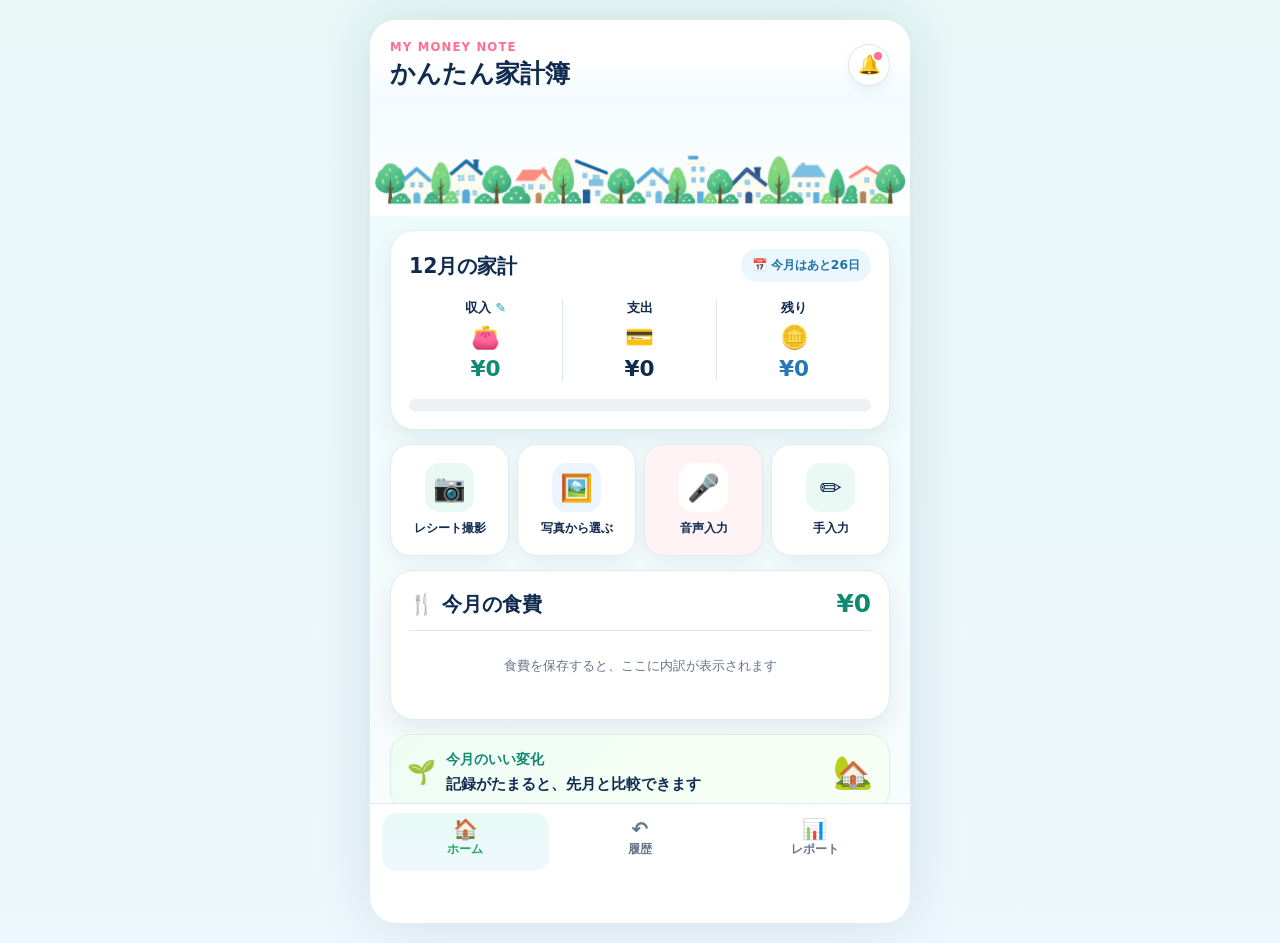
<file: index.html>
<!doctype html>
<html lang="ja">
<head>
<meta charset="UTF-8">
<meta name="viewport" content="width=device-width,initial-scale=1,viewport-fit=cover">
<meta name="theme-color" content="#45cdb0">
<meta name="description" content="音声・手入力・レシート写真から、かんたんに記録できる家計簿">
<title>かんたん家計簿</title>
<link rel="icon" type="image/svg+xml" href="data:image/svg+xml,%3Csvg xmlns='http://www.w3.org/2000/svg' viewBox='0 0 64 64'%3E%3Crect width='64' height='64' rx='14' fill='%23155eef'/%3E%3Cpath d='M17 18h30v30H17z' fill='white'/%3E%3Cpath d='M22 27h20M22 34h9M35 34h7M22 41h12' stroke='%23155eef' stroke-width='4' stroke-linecap='round'/%3E%3C/svg%3E">
<link rel="stylesheet" href="./styles.css?v=20261012-1">
<link rel="manifest" href="./manifest.webmanifest">
<link rel="apple-touch-icon" href="./app-icon.png">
</head>
<body>
<div class="app-shell">
<header class="topbar">
<div>
<p class="eyebrow">MY MONEY NOTE</p>
<h1>かんたん家計簿</h1>
</div>
<button class="icon-button notification-button" id="helpBtn" aria-label="使い方">🔔</button>
</header>
<div class="town-scene" aria-hidden="true">
<img src="./town-banner.png" alt="">
</div>
<main>
<section class="view active" id="inputView" aria-labelledby="inputTab">
<section class="home-summary-card" aria-labelledby="homeMonthTitle">
<header><h2 id="homeMonthTitle">今月の家計</h2><span class="days-left">📅 <b id="daysLeft">今月はあと0日</b></span></header>
<div class="home-stats">
<button type="button" class="home-stat income-stat" id="incomeEditBtn"><span>収入 <small>✎</small></span><i aria-hidden="true">👛</i><strong id="monthIncome">¥0</strong></button>
<div class="home-stat"><span>支出</span><i aria-hidden="true">💳</i><strong id="monthTotal">¥0</strong></div>
<div class="home-stat remaining-stat"><span>残り</span><i aria-hidden="true">🪙</i><strong id="monthRemaining">¥0</strong></div>
</div>
<div class="budget-progress" aria-label="収入に対する支出の割合"><i id="budgetProgress"></i></div>
</section>
<div class="home-input-grid" aria-label="入力方法">
<label class="home-entry-button camera" for="cameraInput"><span>📷</span><strong>レシート撮影</strong></label>
<label class="home-entry-button photo" for="photoInput"><span>🖼️</span><strong>写真から選ぶ</strong></label>
<button class="home-entry-button voice" id="voiceBtn"><span>🎤</span><strong>音声入力</strong></button>
<button class="home-entry-button manual" id="manualBtn"><span>✏️</span><strong>手入力</strong></button>
<input class="visually-hidden" id="cameraInput" type="file" accept="image/*" capture="environment">
<input class="visually-hidden" id="photoInput" type="file" accept="image/*">
</div>
<section class="home-food-card" aria-labelledby="homeFoodTitle">
<header><h2 id="homeFoodTitle">🍴 今月の食費</h2><strong id="homeFoodTotal">¥0</strong></header>
<div id="homeFoodList" class="home-food-list"></div>
</section>
<article class="home-insight-card"><span aria-hidden="true">🌱</span><div><strong>今月のいい変化</strong><p id="homeInsight">記録がたまると、先月と比較できます</p></div><span class="insight-house" aria-hidden="true">🏡</span></article>
</section>
<section class="view" id="historyView">
<div class="section-heading">
<div>
<p class="step-label">RECORDS</p>
<h2>履歴</h2>
</div>
<button class="text-button" id="deleteAllBtn">すべて削除</button>
</div>
<div class="filter-row">
<label>
<span>表示する月</span>
<input type="month" id="historyMonth">
</label>
</div>
<div class="backup-actions" aria-label="バックアップ">
<button type="button" class="backup-button" id="exportExcelBtn"><span>📗</span><strong>Excelで保存</strong><small>選択中の月を見やすい表に</small></button>
<button type="button" class="backup-button" id="exportCsvBtn"><span>⬇️</span><strong>CSVを書き出す</strong><small>復元用の軽いバックアップ</small></button>
<label class="backup-button" for="importCsvInput"><span>⬆️</span><strong>CSVを読み込む</strong><small>以前の記録を復元</small></label>
<input class="visually-hidden" type="file" id="importCsvInput" accept=".csv,text/csv">
</div>
<div id="historyList" class="history-list">
</div>
</section>
<section class="view" id="summaryView">
<div class="section-heading">
<div>
<p class="step-label">SUMMARY</p>
<h2>集計</h2>
</div>
</div>
<div class="filter-row">
<label>
<span>集計する月</span>
<input type="month" id="summaryMonth">
</label>
</div>
<div class="summary-hero">
<span>合計</span>
<strong id="summaryTotal">¥0</strong>
<div class="payment-split">
<span>現金 <b id="cashTotal">¥0</b>
</span>
<span>カード <b id="cardTotal">¥0</b>
</span>
<span>バーコード <b id="barcodeTotal">¥0</b>
</span>
</div>
</div>
<section class="comparison-card" aria-labelledby="comparisonTitle">
<div class="comparison-heading"><h3 id="comparisonTitle">直近6か月の比較</h3><span>月別合計</span></div>
<div id="monthChart" class="month-chart"></div>
</section>
<div id="categorySummary" class="category-summary">
</div>
</section>
</main>
<nav class="bottom-nav" aria-label="主なメニュー">
<button class="nav-item active" data-view="inputView"><span>🏠</span>ホーム</button>
<button class="nav-item" data-view="historyView"><span>↶</span>履歴</button>
<button class="nav-item" data-view="summaryView"><span>📊</span>レポート</button>
</nav>
</div>
<dialog id="entryDialog" class="sheet-dialog">
<form method="dialog" class="sheet">
<div class="sheet-handle">
</div>
<div class="sheet-header">
<div>
<p class="step-label" id="dialogStep">STEP 1</p>
<h2 id="dialogTitle">支出を入力</h2>
</div>
<button class="icon-button" value="cancel" aria-label="閉じる">×</button>
</div>
<div id="capturePanel">
<div class="listening" id="listeningState" hidden>
<span class="pulse">🎤</span>
<strong>聞いています…</strong>
<small>最初に日付を一度だけ。停止するまで同じ日付です</small>
</div>
<div id="receiptPreview" class="receipt-preview" hidden>
<img id="receiptImage" alt="選択したレシート">
<p id="ocrStatus">
</p>
<div id="ocrAuthPanel" class="ocr-auth-panel" hidden>
<strong>安全な文字読み取りのため、Googleで確認します</strong>
<small>家計簿の利用者本人であることだけを確認します。パスワードは家計簿には渡りません。</small>
<div id="googleSignInButton" class="google-signin-button"></div>
</div>
</div>
<label class="input-label" for="rawInput">内容を入力</label>
<textarea id="rawInput" rows="5" placeholder="例：10月8日、じゃがいも350円、豚肉550円、鮭380円">
</textarea>
<p class="field-help">音声例：「10月8日」のあと「じゃがいも350円」「豚肉550円」「鮭380円」と続けて話せます。</p>
<div class="dialog-actions">
<button type="button" class="secondary-button" id="stopVoiceBtn" hidden>音声を停止</button>
<button type="button" class="primary-button" id="parseBtn">内容を確認する</button>
</div>
</div>
<div id="reviewPanel" hidden>
<div class="review-meta">
<label>
<span>日付（空欄でも保存できます）</span>
<input type="date" id="expenseDate">
</label>
<fieldset>
<legend>支払い方法</legend>
<div class="segmented">
<label>
<input type="radio" name="payment" value="cash" checked>
<span>現金</span>
</label>
<label>
<input type="radio" name="payment" value="card">
<span>カード</span>
</label>
<label>
<input type="radio" name="payment" value="barcode">
<span>バーコード</span>
</label>
</div>
</fieldset>
</div>
<div class="review-title">
<h3>内訳</h3>
<button type="button" class="text-button" id="addItemBtn">＋ 品目を追加</button>
</div>
<div id="itemList" class="item-list">
</div>
<div class="review-total">
<span>合計</span>
<strong id="reviewTotal">¥0</strong>
</div>
<p class="receipt-total-hint" id="receiptTotalHint" hidden></p>
<label class="input-label" for="memoInput">メモ（任意）</label>
<input type="text" id="memoInput" placeholder="例：スーパーでまとめ買い">
<p class="save-note">家計簿データはこの端末内に保存します。レシート画像は文字読み取り時だけGoogle Cloudへ送信し、保存しません。</p>
<div class="dialog-actions sticky-actions">
<button type="button" class="secondary-button" id="backBtn">入力に戻る</button>
<button type="button" class="primary-button" id="saveBtn">この内容で保存</button>
</div>
</div>
</form>
</dialog>
<dialog id="helpDialog" class="message-dialog">
<form method="dialog">
<h2>使い方</h2>
<ol>
<li>入力方法を選びます</li>
<li>読み取り結果を確認・修正します</li>
<li>支払い方法を選んで保存します</li>
<li>「履歴」からいつでも編集できます</li>
</ol>
<p>音声入力は端末の機能を使用します。レシート画像は、本人確認後にGoogle Cloud Visionへ一時送信して文字を読み取り、画像自体は保存しません。</p>
<p><a href="./privacy.html" target="_blank" rel="noopener">プライバシーについて確認する</a></p>
<h3>スマホに追加する</h3>
<p>iPhoneは共有ボタンから「ホーム画面に追加」、Androidはブラウザのメニューから「アプリをインストール」を選びます。</p>
<button type="button" class="secondary-button install-button" id="installAppBtn" hidden>ホーム画面に追加</button>
<button class="primary-button" value="close">わかりました</button>
</form>
</dialog>
<div class="toast" id="toast" role="status">
</div>
<script src="https://accounts.google.com/gsi/client" async defer></script>
<script src="./app.js?v=20261012-4">
</script>
</body>
</html>
</file>
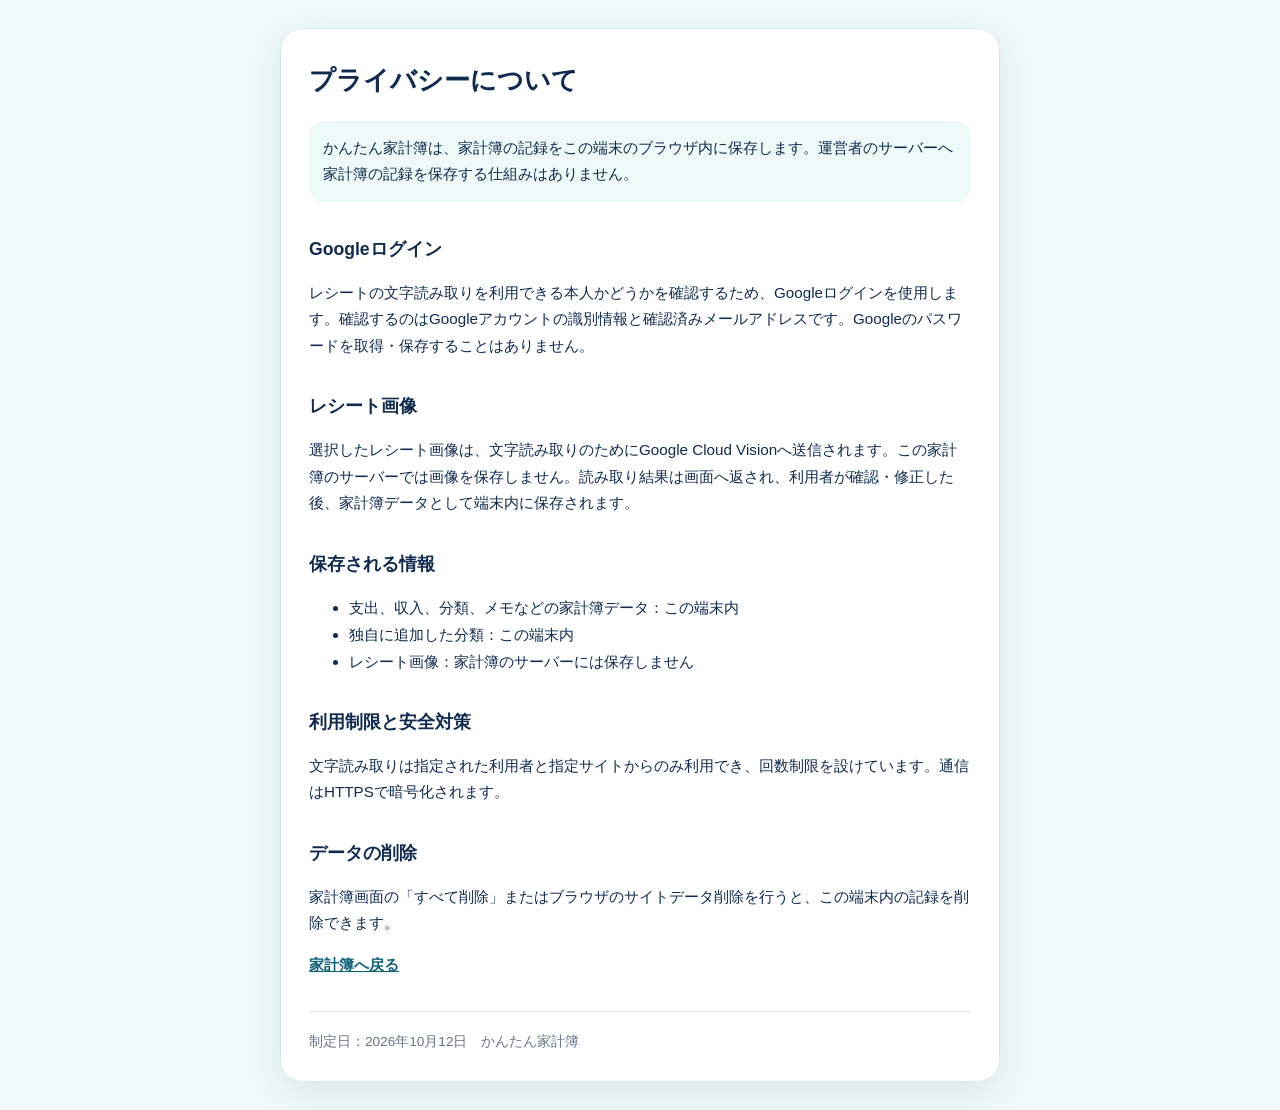
<file: privacy.html>
<!doctype html>
<html lang="ja">
<head>
<meta charset="UTF-8">
<meta name="viewport" content="width=device-width,initial-scale=1">
<meta name="theme-color" content="#45cdb0">
<title>プライバシーについて｜かんたん家計簿</title>
<style>
body{margin:0;background:#eef9f8;color:#102b4f;font-family:-apple-system,BlinkMacSystemFont,"Segoe UI","Noto Sans JP",sans-serif;line-height:1.75}main{box-sizing:border-box;width:min(720px,calc(100% - 28px));margin:28px auto;padding:28px;background:#fff;border:1px solid #dbe8ec;border-radius:22px;box-shadow:0 12px 36px #102b4f14}h1{font-size:1.65rem;margin-top:0}h2{font-size:1.1rem;margin-top:1.8em}p,li{font-size:.95rem}a{color:#12627b;font-weight:700}.notice{padding:14px;background:#eefaf8;border-radius:14px}footer{margin-top:32px;padding-top:18px;border-top:1px solid #dbe8ec;color:#66758a;font-size:.85rem}
</style>
</head>
<body><main>
<h1>プライバシーについて</h1>
<p class="notice">かんたん家計簿は、家計簿の記録をこの端末のブラウザ内に保存します。運営者のサーバーへ家計簿の記録を保存する仕組みはありません。</p>
<h2>Googleログイン</h2>
<p>レシートの文字読み取りを利用できる本人かどうかを確認するため、Googleログインを使用します。確認するのはGoogleアカウントの識別情報と確認済みメールアドレスです。Googleのパスワードを取得・保存することはありません。</p>
<h2>レシート画像</h2>
<p>選択したレシート画像は、文字読み取りのためにGoogle Cloud Visionへ送信されます。この家計簿のサーバーでは画像を保存しません。読み取り結果は画面へ返され、利用者が確認・修正した後、家計簿データとして端末内に保存されます。</p>
<h2>保存される情報</h2>
<ul><li>支出、収入、分類、メモなどの家計簿データ：この端末内</li><li>独自に追加した分類：この端末内</li><li>レシート画像：家計簿のサーバーには保存しません</li></ul>
<h2>利用制限と安全対策</h2>
<p>文字読み取りは指定された利用者と指定サイトからのみ利用でき、回数制限を設けています。通信はHTTPSで暗号化されます。</p>
<h2>データの削除</h2>
<p>家計簿画面の「すべて削除」またはブラウザのサイトデータ削除を行うと、この端末内の記録を削除できます。</p>
<p><a href="./">家計簿へ戻る</a></p>
<footer>制定日：2026年10月12日　かんたん家計簿</footer>
</main></body>
</html>
</file>
<file: styles.css>
:root{--blue:#155eef;--ink:#162033;--muted:#657086;--line:#dfe4ec;--soft:#f4f7fb;--white:#fff;font-family:"Hiragino Sans","Yu Gothic UI",system-ui,sans-serif;color:var(--ink);background:#e9eef6;font-size:16px}
*{box-sizing:border-box}
body{margin:0;min-height:100vh}
.app-shell{width:min(100%,540px);min-height:100vh;margin:auto;background:#fbfcfe;position:relative;padding-bottom:92px;box-shadow:0 0 60px #19284b1f}
button,input,textarea,select{font:inherit}
button,label{touch-action:manipulation}
.topbar{padding:20px 20px 14px;display:flex;justify-content:space-between;align-items:center}
.eyebrow,.step-label{margin:0 0 3px;color:var(--blue);font-weight:800;letter-spacing:.1em;font-size:.73rem}
.topbar h1,.section-heading h2,.sheet-header h2{margin:0}
.topbar h1{font-size:1.35rem}
.icon-button{border:1px solid var(--line);background:#fff;border-radius:50%;width:42px;height:42px;color:var(--ink);font-weight:800;font-size:1.15rem}
.view{display:none;padding:4px 20px 20px}
.view.active{display:block}
.month-card{background:linear-gradient(135deg,#0d47bd,#2376ff);border-radius:22px;padding:22px;color:#fff;display:flex;justify-content:space-between;align-items:end;box-shadow:0 14px 30px #155eef47}
.month-card span,.summary-hero>span{display:block;font-size:.85rem;opacity:.82}
.month-card strong{display:block;font-size:2rem;margin-top:4px}
.month-card .card-total{text-align:right}
.month-card .card-total strong{font-size:1.15rem}
.section-heading{display:flex;align-items:end;justify-content:space-between;margin:28px 2px 14px}
.section-heading h2{font-size:1.25rem}
.entry-grid{display:grid;grid-template-columns:1fr 1fr;gap:12px}
.entry-button{min-height:126px;border:1px solid var(--line);border-radius:20px;background:#fff;padding:18px 14px;display:flex;flex-direction:column;align-items:flex-start;justify-content:space-between;text-align:left;cursor:pointer;box-shadow:0 6px 16px #2334500d}
.entry-button:active{transform:scale(.98)}
.entry-icon{display:grid;place-items:center;width:42px;height:42px;border-radius:13px;font-size:1.35rem;background:#edf3ff}
.entry-icon.orange{background:#fff4dc}
.entry-icon.green{background:#e9f9f3}
.entry-icon.purple{background:#f1ebff}
.entry-button strong,.entry-button small{display:block}
.entry-button small{color:var(--muted);margin-top:3px}
.tip-card{display:flex;gap:12px;background:#edf4ff;border:1px solid #d4e4ff;border-radius:16px;padding:14px;margin-top:18px}
.tip-card p{margin:0;font-size:.88rem;line-height:1.6}
.tip-card strong{display:block;color:#0b3ea8}
.bottom-nav{position:fixed;z-index:20;bottom:0;left:50%;transform:translateX(-50%);width:min(100%,540px);padding:9px 22px calc(9px + env(safe-area-inset-bottom));display:grid;grid-template-columns:repeat(3,1fr);background:#fffffff5;border-top:1px solid var(--line);backdrop-filter:blur(16px)}
.nav-item{border:0;background:transparent;color:var(--muted);display:flex;flex-direction:column;gap:2px;align-items:center;font-weight:700;font-size:.75rem}
.nav-item span{font-size:1.4rem;line-height:1}
.nav-item.active{color:var(--blue)}
.sheet-dialog{width:min(100%,540px);height:92vh;max-height:92vh;margin:auto auto 0;border:0;border-radius:26px 26px 0 0;padding:0;background:#fff;color:var(--ink)}
.sheet-dialog::backdrop,.message-dialog::backdrop{background:#0911207a;backdrop-filter:blur(3px)}
.sheet{height:100%;overflow:auto;padding:8px 20px 28px}
.sheet-handle{width:44px;height:5px;border-radius:3px;background:#d6dbe4;margin:2px auto 18px}
.sheet-header{display:flex;justify-content:space-between;align-items:start;margin-bottom:20px}
.input-label,.review-meta label>span,.filter-row label>span{font-weight:750;display:block;margin-bottom:8px}
.sheet textarea,.sheet input[type=text],.review-meta input,.filter-row input{width:100%;border:1.5px solid var(--line);border-radius:13px;padding:13px;background:#fff;color:var(--ink)}
.sheet textarea:focus,.sheet input:focus,.item-row input:focus,.item-row select:focus{outline:3px solid #155eef24;border-color:var(--blue)}
.field-help,.save-note{color:var(--muted);font-size:.8rem;line-height:1.5}
.dialog-actions{display:flex;gap:10px;margin-top:20px}
.primary-button,.secondary-button{border:0;border-radius:14px;padding:14px 18px;font-weight:800;min-height:50px}
.primary-button{background:var(--blue);color:#fff;flex:1}
.secondary-button{background:#edf1f7;color:var(--ink)}
.listening{padding:25px;background:#edf4ff;border-radius:18px;text-align:center;margin-bottom:18px}
.listening>*{display:block;margin:auto}
.listening strong{margin-top:10px}
.listening small{color:var(--muted);margin-top:4px}
.pulse{font-size:2rem;animation:pulse 1.4s infinite}
@keyframes pulse{50%{transform:scale(1.18)}
}
.receipt-preview{border:1px solid var(--line);border-radius:16px;padding:10px;margin-bottom:18px;background:var(--soft)}
.receipt-preview img{display:block;width:100%;height:180px;object-fit:contain;border-radius:10px;background:#dde3ec}
.receipt-preview p{margin:9px 4px 2px;color:var(--muted);font-size:.82rem}
.ocr-auth-panel{margin-top:12px;padding:14px;border:1px solid #cfe5e8;border-radius:14px;background:#fff;text-align:center}
.ocr-auth-panel strong,.ocr-auth-panel small{display:block}
.ocr-auth-panel strong{font-size:.9rem;color:var(--ink)}
.ocr-auth-panel small{margin:6px 0 12px;color:var(--muted);font-size:.74rem;line-height:1.5}
.google-signin-button{min-height:44px;display:flex;justify-content:center}
.review-meta{display:grid;gap:16px}
.review-meta fieldset{border:0;padding:0;margin:0}
.review-meta legend{font-weight:750;margin-bottom:8px}
.segmented{display:grid;grid-template-columns:repeat(3,1fr);background:#eef2f7;border-radius:13px;padding:4px}
.segmented input{position:absolute;opacity:0}
.segmented span{display:block;padding:10px;text-align:center;border-radius:10px;font-weight:750}
.segmented input:checked+span{background:#fff;color:var(--blue);box-shadow:0 2px 8px #1428461a}
.review-title{display:flex;justify-content:space-between;align-items:center;margin:24px 0 10px}
.review-title h3{margin:0}
.text-button{border:0;background:transparent;color:var(--blue);font-weight:750;padding:8px}
.item-list,.history-list,.category-summary{display:grid;gap:10px}
.item-row,.history-card,.category-card{border:1px solid var(--line);border-radius:15px;padding:12px;background:#fff}
.item-top{display:grid;grid-template-columns:1fr 110px 36px;gap:8px}
.item-row input,.item-row select{min-width:0;width:100%;border:1px solid var(--line);border-radius:10px;padding:10px;background:#fff}
.item-category{display:grid;grid-template-columns:1fr 1fr;gap:8px;margin-top:8px}
.remove-item{border:0;background:#fff1f2;color:#c52235;border-radius:10px;font-weight:800}
.review-total{display:flex;justify-content:space-between;align-items:center;padding:18px 2px;margin:12px 0;border-top:2px solid var(--ink)}
.review-total strong{font-size:1.6rem}
.receipt-total-hint{margin:-4px 0 14px;padding:10px 12px;border-radius:12px;background:#eaf9f3;color:#096451;font-size:.8rem;font-weight:750;line-height:1.5}
.receipt-total-hint.warning{background:#fff4df;color:#8a5200}
.sticky-actions{position:sticky;bottom:-28px;background:#fff;padding:12px 0 20px}
.message-dialog{border:0;border-radius:22px;width:min(calc(100% - 32px),430px);padding:24px;color:var(--ink)}
.message-dialog p{color:var(--muted);line-height:1.6}
.filter-row{margin:12px 0 18px}
.filter-row input{max-width:210px}
.empty-state{padding:40px 20px;text-align:center;background:var(--soft);border-radius:18px;color:var(--muted)}
.empty-state span{display:block;font-size:2rem;margin-bottom:10px}
.history-card header,.category-card header{display:flex;justify-content:space-between;align-items:start}
.history-card h3{margin:0;font-size:1rem}
.amount{font-weight:850;font-size:1.1rem}
.meta{color:var(--muted);font-size:.78rem;margin:4px 0 10px}
.chips{display:flex;gap:6px;flex-wrap:wrap}
.chip{background:var(--soft);border-radius:999px;padding:5px 8px;font-size:.74rem}
.history-actions{display:flex;justify-content:flex-end;margin-top:10px}
.history-actions button{border:0;background:transparent;color:var(--blue);font-weight:750;padding:8px}
.history-actions .delete{color:#c52235}
.summary-hero{background:#15233e;color:#fff;border-radius:22px;padding:24px;box-shadow:0 14px 40px #1b2c501f}
.summary-hero>strong{font-size:2.2rem;display:block;margin:4px 0 18px}
.payment-split{display:grid;grid-template-columns:repeat(3,1fr);gap:8px}
.payment-split span{background:#ffffff1a;padding:10px;border-radius:10px;font-size:.8rem}
.payment-split b{display:block;font-size:1rem;margin-top:3px}
.category-summary{margin-top:14px}
.category-card header{font-weight:800}
.bar{height:8px;background:#edf1f6;border-radius:6px;margin:10px 0;overflow:hidden}
.bar i{display:block;height:100%;background:var(--blue);border-radius:6px}
.category-card ul{list-style:none;margin:0;padding:0;color:var(--muted);font-size:.82rem}
.category-card li{display:flex;justify-content:space-between;padding-top:5px}
.toast{position:fixed;z-index:60;left:50%;bottom:100px;transform:translate(-50%,20px);background:#101828;color:#fff;border-radius:12px;padding:12px 18px;opacity:0;pointer-events:none;transition:.25s;white-space:nowrap}
.toast.show{opacity:1;transform:translate(-50%,0)}
.visually-hidden{position:absolute!important;width:1px;height:1px;overflow:hidden;clip:rect(0,0,0,0)}
@media(min-width:700px){body{padding:20px 0}
.app-shell{min-height:calc(100vh - 40px);border-radius:26px;overflow:hidden}
.bottom-nav{bottom:20px;border-radius:0 0 26px 26px}
.sheet-dialog{border-radius:26px;height:min(760px,90vh);margin:auto}
}

/* Mint and sky redesign */
:root{--blue:#179bb6;--blue-dark:#12627b;--mint:#45cdb0;--mint-dark:#118a73;--sky:#72bff2;--pink:#ff6f8f;--ink:#102b4f;--muted:#66758a;--line:#dbe8ec;--soft:#f0faf9;background:#eaf8f7}
body{background:linear-gradient(180deg,#e8f8f7 0%,#edf7fd 100%)}
.app-shell{background:#fff;box-shadow:0 0 60px rgba(16,43,79,.12)}
.topbar{padding-bottom:4px;background:linear-gradient(180deg,#fff 55%,#f3fbfe 100%)}
.topbar h1{font-size:1.55rem;letter-spacing:.01em;color:var(--ink)}
.eyebrow,.step-label{color:var(--pink)}
.icon-button{border-color:#d7e8ed;color:var(--ink);box-shadow:0 4px 12px rgba(16,43,79,.06)}
.town-scene{height:78px;overflow:hidden;background:linear-gradient(180deg,#f3fbfe 0%,#fff 100%);display:flex;align-items:flex-end}
.town-scene img{display:block;width:100%;height:76px;object-fit:cover;object-position:center bottom}
.view{padding-top:10px}
.month-card{background:linear-gradient(135deg,#49cdb0 0%,#35b9c8 100%);box-shadow:0 14px 30px rgba(42,186,174,.25)}
.entry-button{border-color:#d9e8eb;box-shadow:0 7px 18px rgba(16,43,79,.06)}
.entry-button:nth-child(1),.entry-button:nth-child(4){background:#eef8ff}
.entry-button:nth-child(2),.entry-button:nth-child(3){background:#f0fbf8}
.entry-icon,.entry-icon.orange,.entry-icon.green,.entry-icon.purple{background:#fff;color:var(--mint-dark);box-shadow:0 4px 12px rgba(16,43,79,.06)}
.tip-card{background:#f0faf9;border-color:#cfeee7}
.tip-card strong{color:var(--mint-dark)}
.nav-item.active{color:var(--pink)}
.bottom-nav{border-color:#dcebed}
.primary-button{background:linear-gradient(135deg,var(--mint-dark),#159db0)}
.secondary-button{background:#edf7fb}
.summary-hero{background:linear-gradient(135deg,#38bea4,#4caed9)}
.bar i{background:linear-gradient(90deg,var(--mint),var(--sky))}
.segmented input:checked+span{color:var(--mint-dark);box-shadow:0 2px 8px rgba(16,43,79,.11)}
.text-button{color:var(--blue-dark)}
.receipt-preview{background:#f2fbfa}
.toast{background:var(--ink)}
.backup-actions{display:grid;grid-template-columns:1fr 1fr;gap:10px;margin:14px 0 18px}
.backup-button{border:1px solid var(--line);border-radius:15px;background:#fff;padding:13px;text-align:left;color:var(--ink);cursor:pointer}
.backup-button span,.backup-button strong,.backup-button small{display:block}
.backup-button span{font-size:1.2rem;margin-bottom:6px}
.backup-button strong{font-size:.9rem}
.backup-button small{color:var(--muted);font-size:.72rem;line-height:1.4;margin-top:3px}
.comparison-card{margin:14px 0;border:1px solid var(--line);border-radius:18px;padding:16px;background:#fff}
.comparison-heading{display:flex;align-items:end;justify-content:space-between;margin-bottom:14px}
.comparison-heading h3{margin:0;font-size:1rem}
.comparison-heading span{color:var(--muted);font-size:.75rem}
.month-chart{height:170px;display:grid;grid-template-columns:repeat(6,1fr);gap:8px;align-items:end}
.month-column{height:100%;display:flex;flex-direction:column;justify-content:flex-end;align-items:center;gap:5px;min-width:0}
.month-column .chart-value{font-size:.64rem;color:var(--muted);white-space:nowrap}
.month-column .chart-bar{width:min(34px,70%);min-height:4px;border-radius:8px 8px 3px 3px;background:linear-gradient(180deg,var(--sky),var(--mint))}
.month-column.current .chart-bar{background:linear-gradient(180deg,var(--pink),var(--mint))}
.month-column .chart-label{font-size:.72rem;font-weight:700;color:var(--ink)}
.install-button{width:100%;margin:0 0 10px}

/* 完成版ホーム画面 */
.notification-button{position:relative;font-size:1.15rem;background:#fff}
.notification-button::after{content:"";position:absolute;right:5px;top:5px;width:8px;height:8px;border-radius:50%;background:var(--pink);border:2px solid #fff}
.town-scene{height:122px}
.town-scene img{height:120px}
#inputView{background:linear-gradient(180deg,#eefbfb 0%,#f7fcfd 100%);padding-top:14px}
.home-summary-card,.home-food-card{background:#fff;border:1px solid #e1eef0;border-radius:24px;padding:18px;box-shadow:0 10px 26px rgba(16,43,79,.08)}
.home-summary-card>header,.home-food-card>header{display:flex;align-items:center;justify-content:space-between;gap:10px}
.home-summary-card h2,.home-food-card h2{margin:0;color:var(--ink);font-size:1.28rem}
.days-left{background:#eaf7ff;color:#2372a6;border-radius:999px;padding:8px 11px;font-size:.77rem;white-space:nowrap}
.home-stats{display:grid;grid-template-columns:repeat(3,minmax(0,1fr));margin-top:18px}
.home-stat{min-width:0;border:0;border-right:1px solid var(--line);background:transparent;color:var(--ink);padding:0 7px;text-align:center;display:flex;flex-direction:column;align-items:center}
.home-stat:last-child{border-right:0}
button.home-stat{cursor:pointer}
.home-stat>span{font-size:.8rem;font-weight:800;white-space:nowrap}
.home-stat>span small{color:var(--blue);font-size:.8rem}
.home-stat>i{font-style:normal;font-size:1.45rem;margin:6px 0 5px}
.home-stat>strong{display:block;max-width:100%;font-size:clamp(.96rem,4.2vw,1.35rem);white-space:nowrap;color:var(--ink)}
.income-stat>strong{color:var(--mint-dark)}
.remaining-stat>strong{color:#2578b4}
.remaining-stat>strong.negative{color:#d14964}
.budget-progress{height:12px;border-radius:999px;background:#edf1f3;margin-top:18px;overflow:hidden}
.budget-progress i{display:block;height:100%;width:0;border-radius:inherit;background:linear-gradient(90deg,#54c997,#72d09e);transition:width .3s}
.home-input-grid{display:grid;grid-template-columns:repeat(4,minmax(0,1fr));gap:8px;margin:14px 0}
.home-entry-button{min-width:0;min-height:112px;border:1px solid #dfecef;border-radius:20px;background:#fff;color:var(--ink);display:flex;flex-direction:column;align-items:center;justify-content:center;gap:9px;text-align:center;padding:10px 4px;box-shadow:0 7px 18px rgba(16,43,79,.06);cursor:pointer}
.home-entry-button:active{transform:scale(.97)}
.home-entry-button>span{display:grid;place-items:center;width:49px;height:49px;border-radius:15px;background:#e8f8f2;font-size:1.65rem}
.home-entry-button.photo>span{background:#eaf5ff}
.home-entry-button.voice{background:#fff3f6}.home-entry-button.voice>span{background:#fff;color:var(--pink)}
.home-entry-button.manual>span{background:#eaf9f3}
.home-entry-button strong{font-size:.76rem;line-height:1.25;word-break:keep-all}
.home-food-card{margin-top:2px}
.home-food-card>header{padding-bottom:12px;border-bottom:1px solid var(--line)}
.home-food-card>header>strong{color:var(--mint-dark);font-size:1.55rem;white-space:nowrap}
.home-food-list{display:grid}
.home-food-row{display:grid;grid-template-columns:110px 80px minmax(60px,1fr);align-items:center;gap:8px;padding:10px 0;border-bottom:1px solid #edf1f3}
.home-food-row:last-child{border-bottom:0}
.food-name{display:flex;align-items:center;gap:8px;font-weight:800;min-width:0}
.food-name b{font-size:1.4rem}
.home-food-row>strong{text-align:right;font-size:.9rem;white-space:nowrap}
.food-bar{height:12px;border-radius:999px;background:#edf1f3;overflow:hidden}
.food-bar i{display:block;height:100%;border-radius:inherit;background:#60cc95}
.tone-2 .food-bar i{background:#ff89a3}.tone-3 .food-bar i{background:#73bce9}.tone-4 .food-bar i{background:#f7bf51}
.home-food-empty{padding:24px 6px;text-align:center;color:var(--muted);font-size:.84rem;line-height:1.6}
.home-insight-card{display:grid;grid-template-columns:auto minmax(0,1fr) auto;align-items:center;gap:10px;margin-top:14px;padding:16px;background:linear-gradient(135deg,#effcf4,#f7fff6);border:1px solid #dcefe3;border-radius:21px}
.home-insight-card>span:first-child{font-size:1.45rem}
.home-insight-card strong{display:block;color:var(--mint-dark);font-size:.86rem;margin-bottom:4px}
.home-insight-card p{margin:0;color:var(--ink);font-weight:800;font-size:.91rem;line-height:1.45}
.insight-house{font-size:2rem}
.bottom-nav .nav-item.active{color:#25a665}
@media(max-width:390px){
  .home-summary-card,.home-food-card{padding:15px 12px}
  .home-summary-card h2,.home-food-card h2{font-size:1.08rem}
  .days-left{font-size:.68rem;padding:7px 8px}
  .home-entry-button{min-height:101px;border-radius:17px}
  .home-entry-button>span{width:43px;height:43px;font-size:1.42rem}
  .home-entry-button strong{font-size:.68rem}
  .home-food-row{grid-template-columns:90px 68px minmax(52px,1fr);gap:6px}
  .home-food-card>header>strong{font-size:1.3rem}
}



/* かんたん手入力：選択ボタンと電卓 */
.manual-step{display:flex;align-items:center;gap:9px;margin:22px 0 10px;color:var(--ink)}
.manual-step:first-child{margin-top:2px}
.manual-step span{display:grid;place-items:center;width:27px;height:27px;border-radius:50%;background:var(--mint);color:#fff;font-weight:900;font-size:.82rem}
.choice-grid{display:flex;flex-wrap:wrap;gap:8px}
.choice-grid button{border:1.5px solid var(--line);background:#fff;color:var(--ink);border-radius:999px;padding:10px 13px;font-weight:750;min-height:44px}
.main-choices button{border-radius:12px;background:#f4fbfc}
.choice-grid button.selected{border-color:var(--mint-dark);background:#dcf8f1;color:#096451;box-shadow:0 0 0 2px rgba(69,205,176,.12)}
.custom-sub-row{display:grid;grid-template-columns:1fr auto;gap:8px;margin-top:12px}
.custom-sub-row input{min-width:0;border:1.5px solid var(--line);border-radius:12px;padding:12px}
.custom-sub-row button{border:0;border-radius:12px;padding:0 16px;background:#e7f6fa;color:var(--blue-dark);font-weight:800}
.calculator-display{background:linear-gradient(135deg,#eefaf8,#eef8ff);border:1px solid #d2e9ea;border-radius:17px;padding:15px;text-align:right;margin-bottom:10px}
.calculator-display small{display:block;text-align:left;color:var(--mint-dark);font-weight:800}
.calculator-display strong{display:block;min-height:35px;font-size:1.45rem;word-break:break-all;margin:5px 0}
.calculator-display span{display:block;color:var(--muted);font-weight:750}
.calc-keys{display:grid;grid-template-columns:repeat(4,1fr);gap:8px}
.calc-keys button{border:0;border-radius:13px;min-height:52px;background:#f3f6f8;color:var(--ink);font-size:1.08rem;font-weight:850;box-shadow:0 2px 6px rgba(16,43,79,.05)}
.calc-keys button:active{transform:scale(.96)}
.calc-keys .operator{background:#e2f7f2;color:var(--mint-dark)}
.calc-keys .clear-key{background:#fff0f3;color:#bd3556}
.calc-keys .equal-key{grid-column:1/-1;background:linear-gradient(135deg,var(--mint-dark),#159db0);color:#fff}
.add-calculated-button{width:100%;margin-top:10px;border:2px solid var(--mint-dark);background:#fff;color:var(--mint-dark);border-radius:14px;min-height:50px;font-weight:850}
.manual-added-list{display:grid;gap:8px;margin-top:16px}
.manual-added-item{display:flex;align-items:center;justify-content:space-between;border:1px solid var(--line);background:#fff;border-radius:13px;padding:11px 12px}
.manual-added-item span,.manual-added-item small{display:block}
.manual-added-item small{color:var(--muted);margin-top:3px}
.manual-added-item button{border:0;border-radius:9px;background:#fff0f3;color:#bd3556;width:36px;height:36px;font-weight:900}
.manual-total{margin-bottom:0}
@media(max-width:370px){.choice-grid button{padding:9px 10px;font-size:.9rem}.calc-keys button{min-height:48px}}


/* ホームメニューと分類イラスト */
.home-menu{display:grid;grid-template-columns:repeat(3,1fr);gap:9px;margin:16px 0 4px}
.home-menu-button{min-width:0;border:1px solid #d8eaec;border-radius:17px;background:#fff;padding:12px 6px 11px;color:var(--ink);display:flex;flex-direction:column;align-items:center;gap:3px;box-shadow:0 6px 16px rgba(16,43,79,.06)}
.home-menu-button.active{background:linear-gradient(180deg,#e7faf5,#eef9ff);border-color:#91dbcd}
.home-menu-icon{display:grid;place-items:center;width:42px;height:42px;border-radius:14px;background:#e6f8f4;font-size:1.3rem;color:var(--mint-dark)}
.home-menu-button:nth-child(2) .home-menu-icon{background:#eef7ff}
.home-menu-button:nth-child(3) .home-menu-icon{background:#fff0f4}
.home-menu-button strong{font-size:.88rem;white-space:nowrap}
.home-menu-button small{font-size:.66rem;color:var(--muted);white-space:nowrap}
.category-illustration{display:grid;place-items:center;width:44px;height:44px;border-radius:14px;background:linear-gradient(145deg,#e6faf4,#eef8ff);font-size:1.45rem;border:1px solid #d6eeea;box-shadow:0 3px 8px rgba(16,43,79,.06)}
.category-illustration.small{width:34px;height:34px;border-radius:11px;font-size:1.15rem;box-shadow:none}
.item-top{grid-template-columns:44px minmax(0,1fr) 100px 36px;align-items:center}
.item-category{margin-left:52px}
.category-heading{display:flex;align-items:center;gap:9px;font-weight:850}
.category-card li .sub-label{display:flex;align-items:center;gap:7px}
.mini-icon{display:inline-grid;place-items:center;width:26px;height:26px;border-radius:8px;background:#eef9f7;font-size:1rem}
.chip{display:inline-flex;align-items:center;gap:5px}
.chip b{font-size:1rem}
.bottom-nav{gap:8px;padding-left:12px;padding-right:12px}
.nav-item{min-height:58px;border-radius:15px;padding:6px 3px}
.nav-item.active{background:linear-gradient(180deg,#e7faf5,#eef8ff);color:var(--mint-dark)}
.nav-item span{font-size:1.25rem}
@media(max-width:370px){
  .home-menu{gap:6px}
  .home-menu-button{padding-left:3px;padding-right:3px}
  .home-menu-button strong{font-size:.78rem}
  .home-menu-button small{font-size:.6rem}
  .item-top{grid-template-columns:40px minmax(0,1fr) 84px 34px;gap:6px}
  .category-illustration{width:40px;height:40px}
  .item-category{margin-left:46px}
}

/* 確認画面：大きな文字でも読める縦型カード */
.sheet-dialog{overflow:hidden}
.sheet{overflow-y:auto;overflow-x:hidden}
.item-row{position:relative;min-width:0;max-width:100%;padding:16px 14px}
.item-card-head{display:grid;grid-template-columns:minmax(0,1fr) minmax(0,1fr);gap:10px;align-items:end}
.item-card-head .category-illustration{align-self:center}
.item-card-head label,.item-fields label{display:block;min-width:0}
.item-card-head label>span:first-child,.item-fields label>span:first-child{display:block;margin:0 0 6px;color:var(--muted);font-size:.78rem;font-weight:800}
.item-card-head input,.item-fields input,.item-fields select{min-height:54px;font-size:1.05rem;padding:12px 13px}
.item-name-field input{font-weight:800}
.item-card-head .remove-item{position:absolute;top:5px;right:5px;width:30px;height:30px;border-radius:50%;font-size:1rem;z-index:1}
.item-amount-field>span:first-child{padding-right:30px}
.item-fields{display:grid;grid-template-columns:minmax(0,1fr) minmax(0,1fr);gap:10px;margin-top:12px}
.amount-input{display:grid!important;grid-template-columns:minmax(0,1fr) 44px;align-items:center;border:1px solid var(--line);border-radius:12px;background:#fff;overflow:hidden}
.amount-input input{border:0!important;border-radius:0!important;text-align:right;font-size:1.2rem;font-weight:850}
.amount-input b{display:grid;place-items:center;height:100%;background:#f2faf9;color:var(--mint-dark)}
.item-category{margin-left:0}
@media(max-width:370px){
  .item-row{padding-left:10px;padding-right:10px}
  .item-card-head,.item-fields{gap:8px}
  .item-card-head input,.item-fields select{padding-left:9px;padding-right:9px;font-size:.96rem}
  .amount-input{grid-template-columns:minmax(0,1fr) 34px}
  .amount-input input{padding-left:7px;padding-right:7px;font-size:1.05rem}
}
</file>
